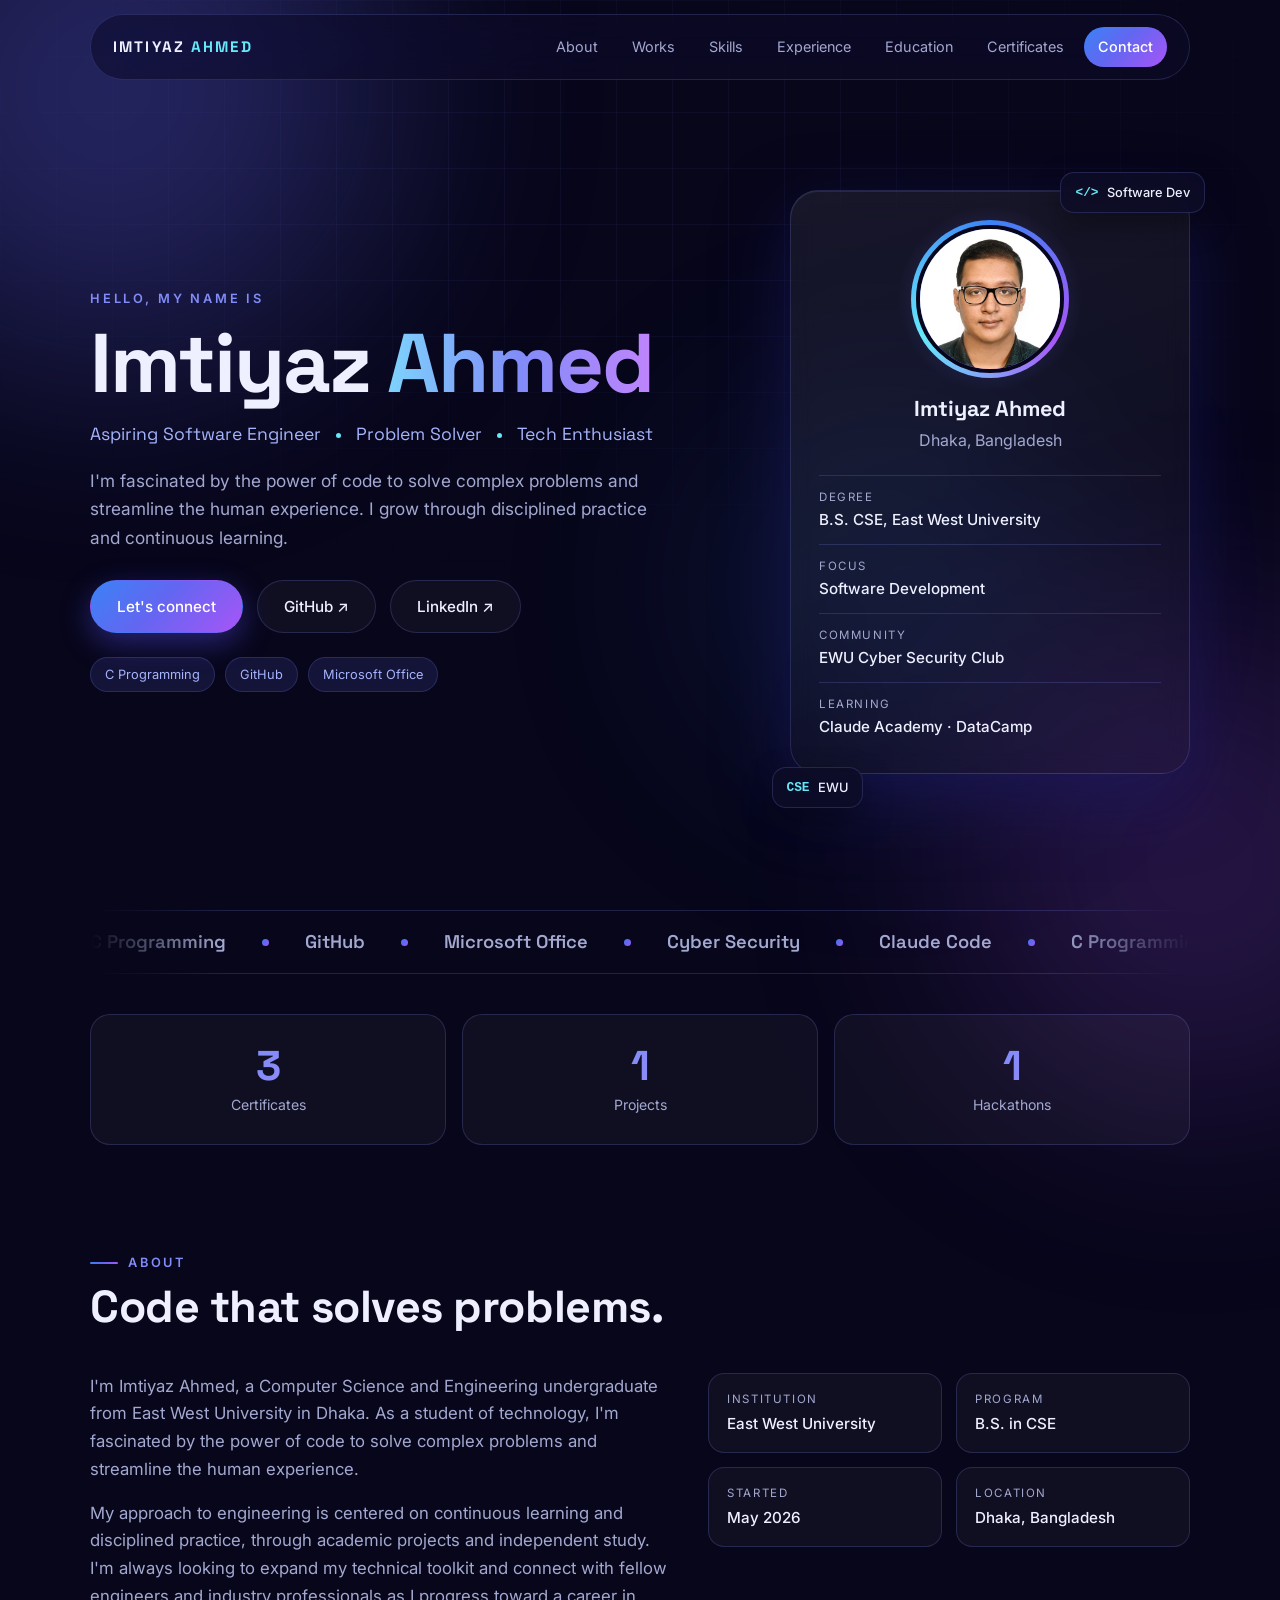
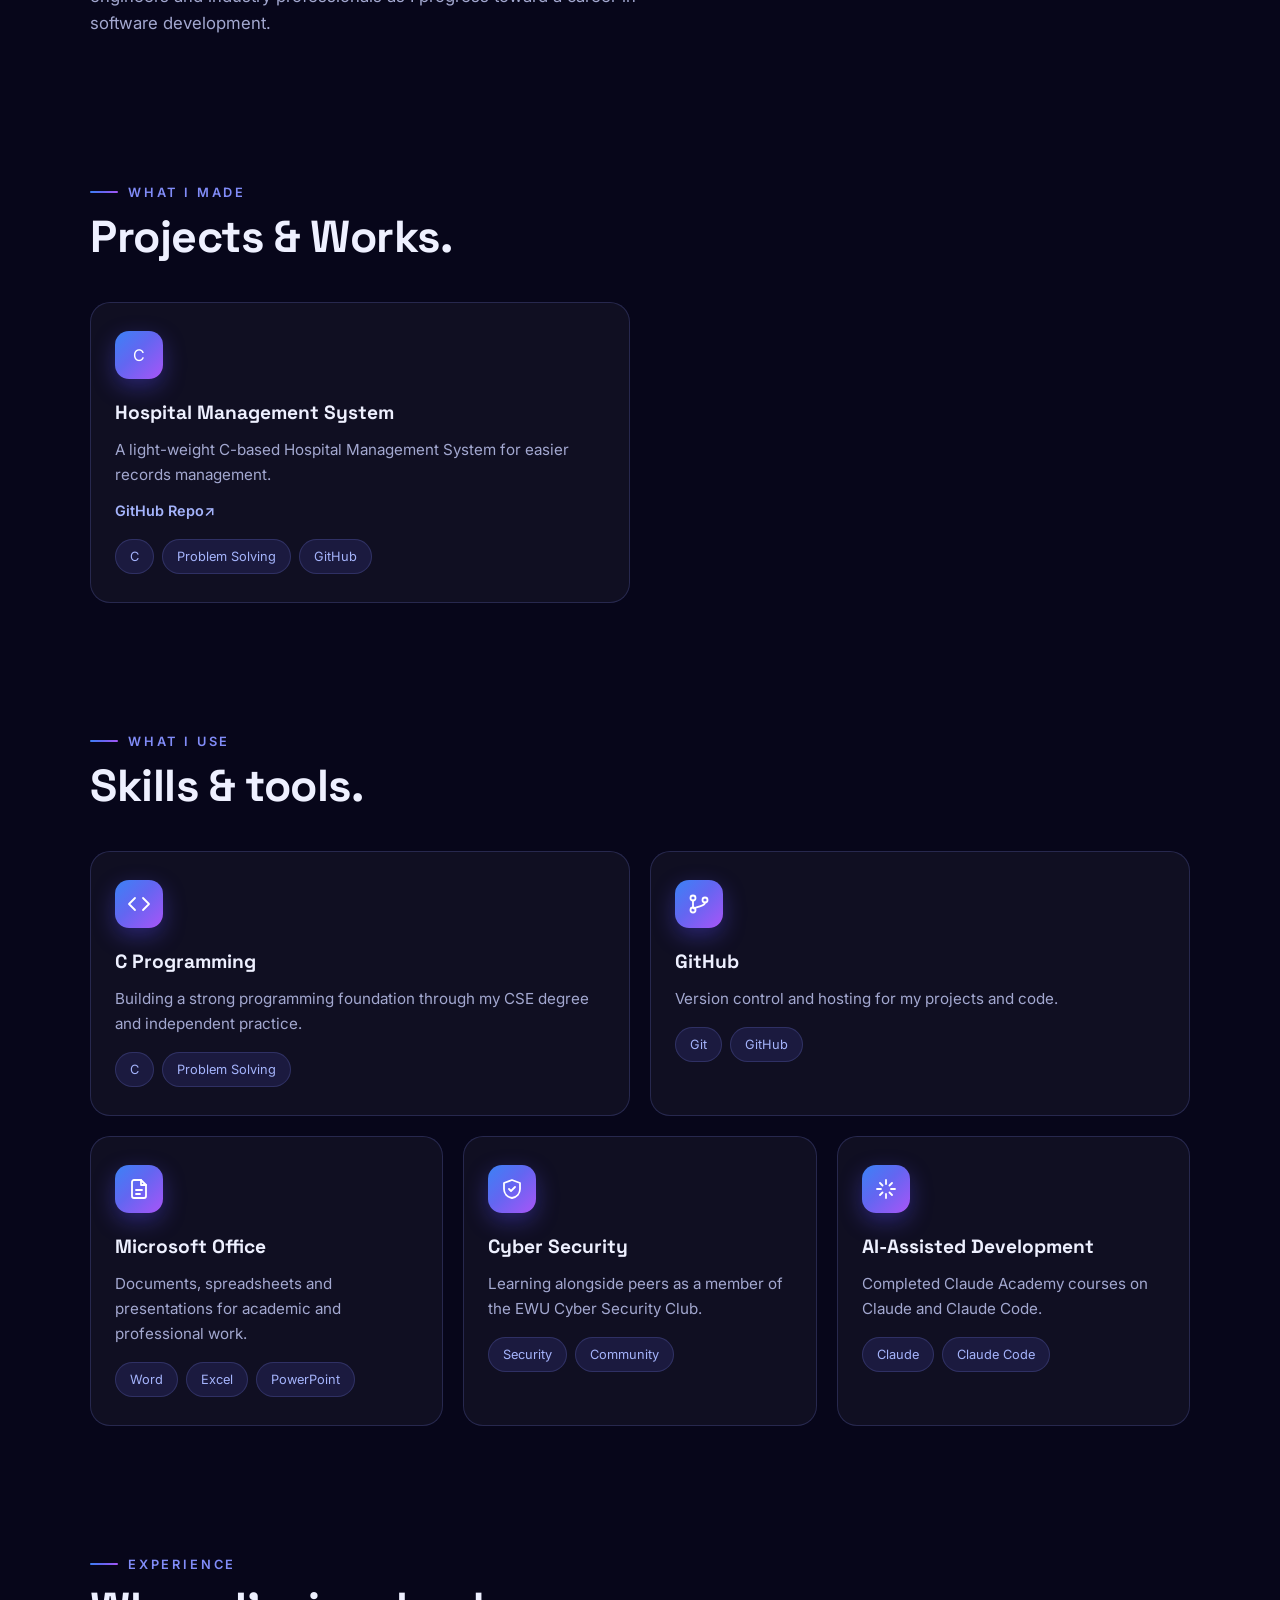
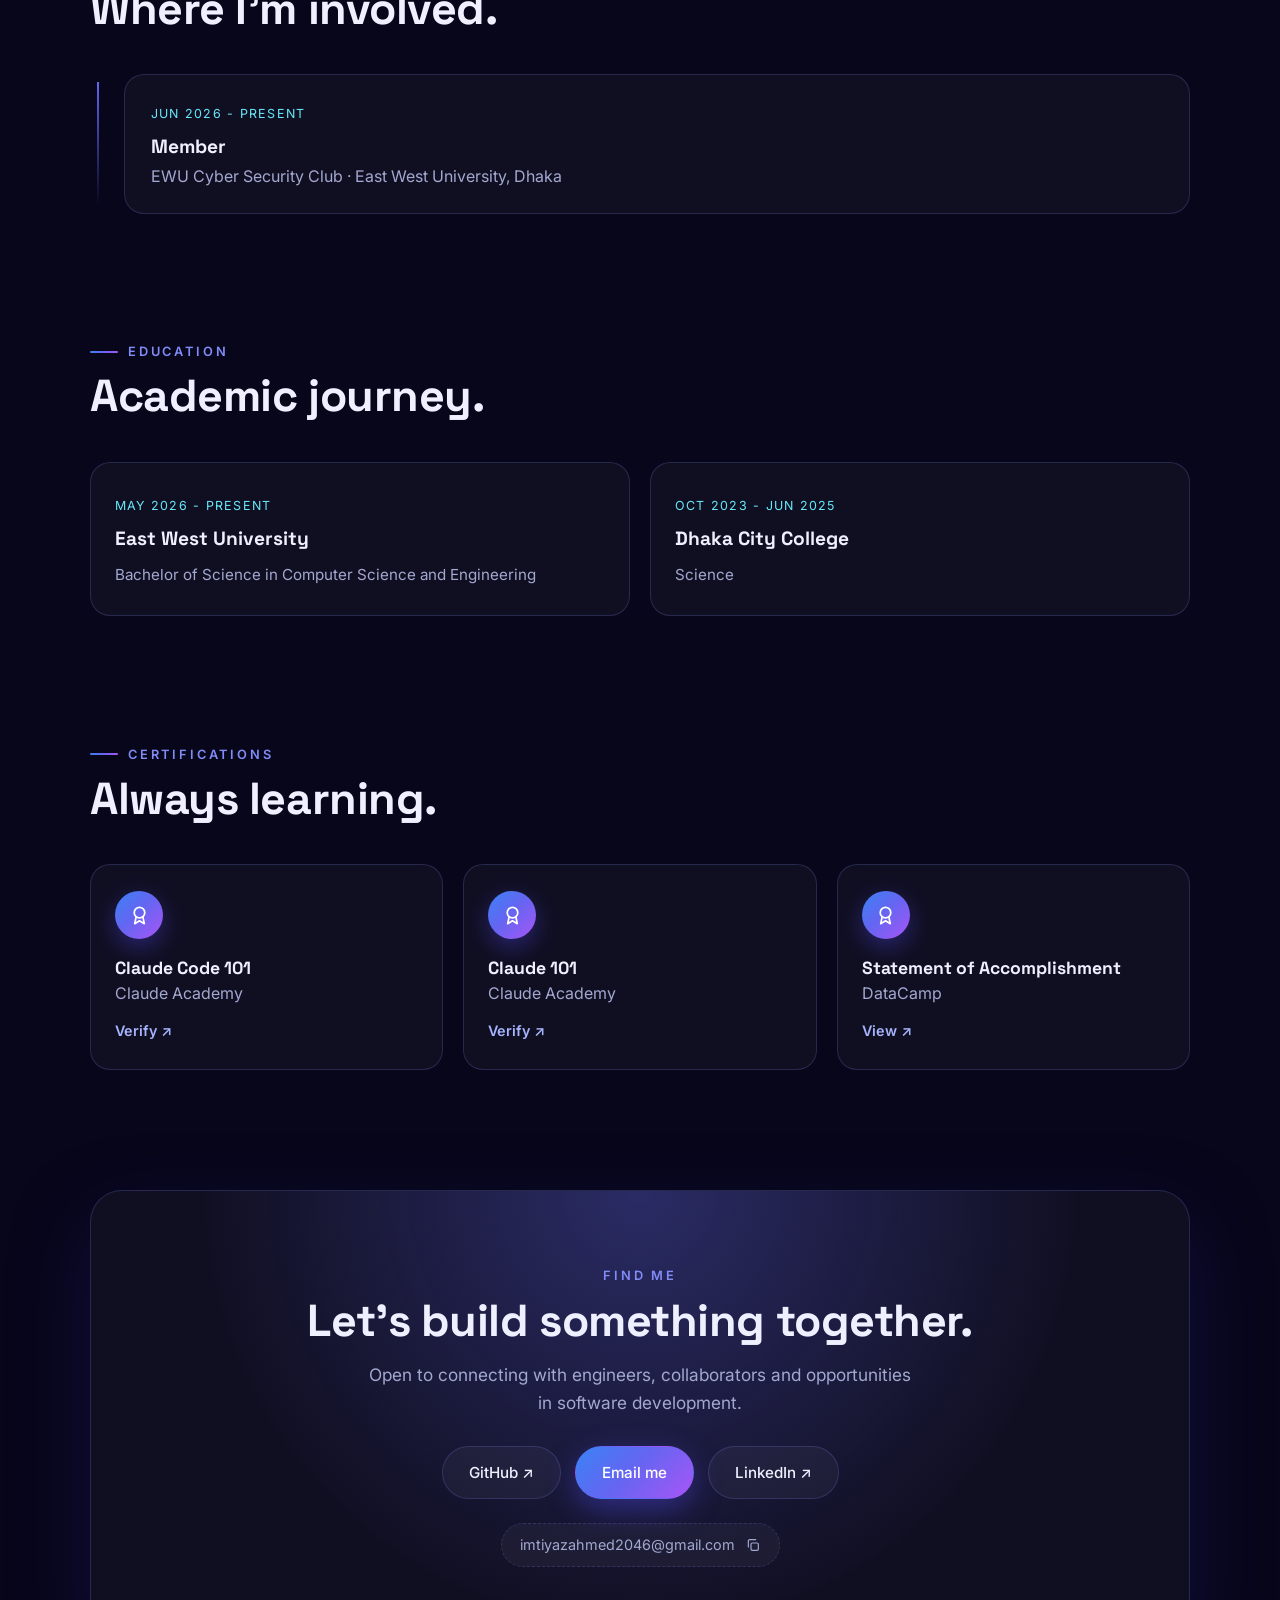
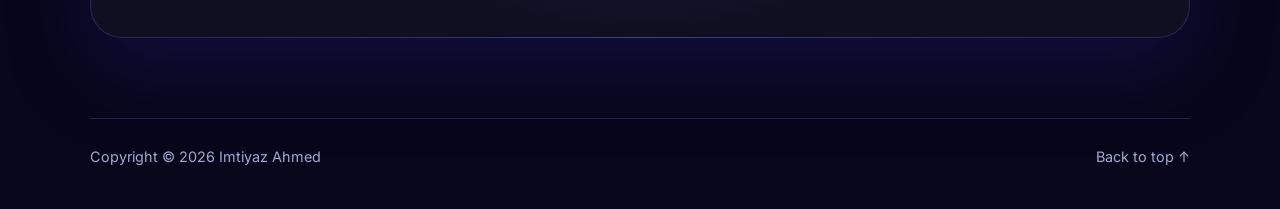
<file: index.html>
<!DOCTYPE html>
<html lang="en">

<head>
  <meta charset="UTF-8">
  <meta name="viewport" content="width=device-width, initial-scale=1.0">
  <title>Imtiyaz Ahmed | CSE Student &amp; Aspiring Software Engineer</title>
  <meta name="description"
    content="Portfolio of Imtiyaz Ahmed, a CSE student at East West University, Dhaka. C projects, cybersecurity, Claude Academy and DataCamp certificates.">
  <meta name="author" content="Imtiyaz Ahmed">
  <meta name="robots" content="index, follow, max-image-preview:large, max-snippet:-1">
  <link rel="canonical" href="https://imtiyazahmed.vercel.app/">
  <meta name="theme-color" content="#07061a">
  <meta name="google-site-verification" content="IuLFYRWtzmemdU5rGURa3-OxoH3xsikFUMr1LPFn55g">

  <!-- Open Graph -->
  <meta property="og:type" content="profile">
  <meta property="og:site_name" content="Imtiyaz Ahmed">
  <meta property="og:title" content="Imtiyaz Ahmed | CSE Student &amp; Aspiring Software Engineer">
  <meta property="og:description"
    content="CSE student at East West University, Dhaka. Explore C projects, skills, cybersecurity involvement and certificates.">
  <meta property="og:url" content="https://imtiyazahmed.vercel.app/">
  <meta property="og:image" content="https://imtiyazahmed.vercel.app/assets/img/og-image.png">
  <meta property="og:image:width" content="1200">
  <meta property="og:image:height" content="630">
  <meta property="og:image:alt" content="Imtiyaz Ahmed, CSE student and aspiring software engineer">
  <meta property="og:locale" content="en_US">
  <meta property="profile:first_name" content="Imtiyaz">
  <meta property="profile:last_name" content="Ahmed">

  <!-- Twitter / X card -->
  <meta name="twitter:card" content="summary_large_image">
  <meta name="twitter:title" content="Imtiyaz Ahmed | CSE Student &amp; Aspiring Software Engineer">
  <meta name="twitter:description"
    content="CSE student at East West University, Dhaka. Explore C projects, skills, cybersecurity involvement and certificates.">
  <meta name="twitter:image" content="https://imtiyazahmed.vercel.app/assets/img/og-image.png">
  <meta name="twitter:image:alt" content="Imtiyaz Ahmed, CSE student and aspiring software engineer">

  <link rel="icon" href="assets/img/favicon.ico" sizes="any">
  <link rel="shortcut icon" href="assets/img/favicon.ico" type="image/x-icon">
  <link rel="preconnect" href="https://fonts.googleapis.com">
  <link rel="preconnect" href="https://fonts.gstatic.com" crossorigin>
  <link rel="stylesheet"
    href="https://fonts.googleapis.com/css2?family=Inter:wght@400;500;600&family=Space+Grotesk:wght@500;600;700&display=swap">
  <link rel="stylesheet" href="assets/css/style.css">
  <script>document.documentElement.classList.add('js')</script>

  <!-- Structured data -->
  <script type="application/ld+json">
  {
    "@context": "https://schema.org",
    "@graph": [
      {
        "@type": "WebSite",
        "@id": "https://imtiyazahmed.vercel.app/#website",
        "url": "https://imtiyazahmed.vercel.app/",
        "name": "Imtiyaz Ahmed",
        "description": "Personal portfolio of Imtiyaz Ahmed, CSE student and aspiring software engineer.",
        "inLanguage": "en",
        "publisher": { "@id": "https://imtiyazahmed.vercel.app/#person" }
      },
      {
        "@type": "ProfilePage",
        "@id": "https://imtiyazahmed.vercel.app/#webpage",
        "url": "https://imtiyazahmed.vercel.app/",
        "name": "Imtiyaz Ahmed | CSE Student & Aspiring Software Engineer",
        "isPartOf": { "@id": "https://imtiyazahmed.vercel.app/#website" },
        "about": { "@id": "https://imtiyazahmed.vercel.app/#person" },
        "mainEntity": { "@id": "https://imtiyazahmed.vercel.app/#person" },
        "primaryImageOfPage": "https://imtiyazahmed.vercel.app/assets/img/Dp.jpeg",
        "inLanguage": "en"
      },
      {
        "@type": "Person",
        "@id": "https://imtiyazahmed.vercel.app/#person",
        "name": "Imtiyaz Ahmed",
        "url": "https://imtiyazahmed.vercel.app/",
        "image": "https://imtiyazahmed.vercel.app/assets/img/Dp.jpeg",
        "jobTitle": "Aspiring Software Engineer",
        "description": "Computer Science and Engineering undergraduate at East West University, Dhaka, interested in software development, C programming and cybersecurity.",
        "email": "mailto:imtiyazahmed2046@gmail.com",
        "address": {
          "@type": "PostalAddress",
          "addressLocality": "Dhaka",
          "addressCountry": "BD"
        },
        "alumniOf": [
          {
            "@type": "CollegeOrUniversity",
            "name": "East West University",
            "address": { "@type": "PostalAddress", "addressLocality": "Dhaka", "addressCountry": "BD" }
          },
          { "@type": "EducationalOrganization", "name": "Dhaka City College" }
        ],
        "memberOf": { "@type": "Organization", "name": "EWU Cyber Security Club" },
        "knowsAbout": ["C programming", "Software development", "Cyber security", "Git and GitHub", "Claude Code", "Problem solving"],
        "sameAs": [
          "https://github.com/imtiyazahmed10",
          "https://www.linkedin.com/in/imtiyazahmed10/",
          "https://www.instagram.com/imtyz_here/",
          "https://www.facebook.com/imtiyazahmed46"
        ]
      }
    ]
  }
  </script>
</head>

<body>
  <div class="scroll-progress" id="progress"></div>
  <div class="bg-grid"></div>
  <div class="bg-glow glow-1"></div>
  <div class="bg-glow glow-2"></div>
  <div class="bg-glow glow-3"></div>

  <header class="nav" id="nav">
    <a href="#home" class="brand">IMTIYAZ<span> AHMED</span></a>
    <nav class="nav-links" id="navLinks" aria-label="Main navigation">
      <a href="#about">About</a>
      <a href="#works">Works</a>
      <a href="#skills">Skills</a>
      <a href="#experience">Experience</a>
      <a href="#education">Education</a>
      <a href="#certifications">Certificates</a>
      <a href="#contact" class="nav-cta">Contact</a>
    </nav>
    <button class="menu-btn" id="menuBtn" aria-label="Toggle menu" aria-expanded="false">
      <span></span><span></span><span></span>
    </button>
  </header>

  <main>
    <section class="hero" id="home">
      <div class="hero-text reveal">
        <p class="eyebrow">Hello, my name is</p>
        <h1>Imtiyaz <em>Ahmed</em></h1>
        <p class="role">Aspiring Software Engineer <span class="dot"></span> Problem Solver <span class="dot"></span>
          Tech Enthusiast</p>
        <p class="lead">I'm fascinated by the power of code to solve complex problems and streamline the human
          experience. I grow through disciplined practice and continuous learning.</p>
        <div class="hero-actions">
          <a href="#contact" class="btn btn-primary">Let's connect</a>
          <a href="https://github.com/imtiyazahmed10" target="_blank" rel="noopener" class="btn btn-ghost">GitHub ↗</a>
          <a href="https://www.linkedin.com/in/imtiyazahmed10/" target="_blank" rel="noopener"
            class="btn btn-ghost">LinkedIn ↗</a>
        </div>
        <div class="chips">
          <span>C Programming</span>
          <span>GitHub</span>
          <span>Microsoft Office</span>
        </div>
      </div>

      <div class="hero-visual reveal">
        <div class="float-badge fb-1"><span class="mono">&lt;/&gt;</span> Software Dev</div>
        <div class="float-badge fb-2"><span class="mono">CSE</span> EWU</div>
        <div class="hero-card tilt">
          <div class="avatar-wrap">
            <div class="avatar">
              <img src="assets/img/Dp.jpeg" alt="Portrait of Imtiyaz Ahmed, CSE student at East West University"
                width="128" height="128" fetchpriority="high">
              <span class="avatar-fallback">IA</span>
            </div>
          </div>
          <h3>Imtiyaz Ahmed</h3>
          <p class="muted">Dhaka, Bangladesh</p>
          <ul class="snapshot">
            <li><span>Degree</span><strong>B.S. CSE, East West University</strong></li>
            <li><span>Focus</span><strong>Software Development</strong></li>
            <li><span>Community</span><strong>EWU Cyber Security Club</strong></li>
            <li><span>Learning</span><strong>Claude Academy · DataCamp</strong></li>
          </ul>
        </div>
      </div>
    </section>

    <div class="marquee" aria-hidden="true">
      <div class="marquee-track">
        <span>C Programming</span><i></i><span>GitHub</span><i></i><span>Microsoft Office</span><i></i>
        <span>Cyber Security</span><i></i><span>Claude Code</span><i></i>
        <span>C Programming</span><i></i><span>GitHub</span><i></i><span>Microsoft Office</span><i></i>
        <span>Cyber Security</span><i></i><span>Claude Code</span><i></i>
      </div>
    </div>

    <section class="stats reveal">
      <div class="stat"><strong data-count="3">0</strong><span>Certificates</span></div>
      <div class="stat"><strong data-count="1">0</strong><span>Projects</span></div>
      <div class="stat"><strong data-count="1">0</strong><span>Hackathons</span></div>
    </section>

    <section class="section" id="about">
      <div class="section-head reveal">
        <p class="eyebrow">About</p>
        <h2>Code that solves problems.</h2>
      </div>
      <div class="about-grid">
        <div class="about-text reveal">
          <p>I'm Imtiyaz Ahmed, a Computer Science and Engineering undergraduate from East West University in Dhaka. As
            a
            student of technology, I'm fascinated by the power of code to solve complex problems and streamline the
            human experience.</p>
          <p>My approach to engineering is centered on continuous learning and disciplined practice, through academic
            projects and independent study. I'm always looking to expand my technical toolkit and connect with fellow
            engineers and industry professionals as I progress toward a career in software development.</p>
        </div>
        <div class="about-facts reveal">
          <div class="fact spot"><span>Institution</span><strong>East West University</strong></div>
          <div class="fact spot"><span>Program</span><strong>B.S. in CSE</strong></div>
          <div class="fact spot"><span>Started</span><strong>May 2026</strong></div>
          <div class="fact spot"><span>Location</span><strong>Dhaka, Bangladesh</strong></div>
        </div>
      </div>
    </section>

    <section class="section" id="works">
      <div class="section-head reveal">
        <p class="eyebrow">What I made</p>
        <h2>Projects &amp; Works.</h2>
      </div>
      <div class="bento">
        <article class="card spot reveal b-wide">
          <div class="icon">C</div>
          <h3>Hospital Management System</h3>
          <p>A light-weight C-based Hospital Management System for easier records management.</p>
          <p><a class="cert-link" href="https://github.com/imtiyazahmed10/Hospital-Management-System" target="_blank"
              rel="noopener" aria-label="Hospital Management System source code on GitHub">GitHub Repo↗</a></p>
          <div class="tags"><span>C</span><span>Problem Solving</span><span>GitHub</span></div>
        </article>
      </div>
    </section>

    <section class="section" id="skills">
      <div class="section-head reveal">
        <p class="eyebrow">What I use</p>
        <h2>Skills &amp; tools.</h2>
      </div>
      <div class="bento">
        <article class="card spot reveal b-wide">
          <div class="icon"><svg viewBox="0 0 24 24" aria-hidden="true">
              <path d="m16 18 6-6-6-6M8 6l-6 6 6 6" />
            </svg></div>
          <h3>C Programming</h3>
          <p>Building a strong programming foundation through my CSE degree and independent practice.</p>
          <div class="tags"><span>C</span><span>Problem Solving</span></div>
        </article>
        <article class="card spot reveal b-wide">
          <div class="icon"><svg viewBox="0 0 24 24" aria-hidden="true">
              <circle cx="6" cy="6" r="2.5" />
              <circle cx="6" cy="18" r="2.5" />
              <circle cx="18" cy="8" r="2.5" />
              <path d="M6 8.5v7M18 10.5c0 4-6 3-11 6" />
            </svg></div>
          <h3>GitHub</h3>
          <p>Version control and hosting for my projects and code.</p>
          <div class="tags"><span>Git</span><span>GitHub</span></div>
        </article>
        <article class="card spot reveal b-third">
          <div class="icon"><svg viewBox="0 0 24 24" aria-hidden="true">
              <path d="M14 3H7a2 2 0 0 0-2 2v14a2 2 0 0 0 2 2h10a2 2 0 0 0 2-2V8z" />
              <path d="M14 3v5h5M9 13h6M9 17h4" />
            </svg></div>
          <h3>Microsoft Office</h3>
          <p>Documents, spreadsheets and presentations for academic and professional work.</p>
          <div class="tags"><span>Word</span><span>Excel</span><span>PowerPoint</span></div>
        </article>
        <article class="card spot reveal b-third">
          <div class="icon"><svg viewBox="0 0 24 24" aria-hidden="true">
              <path d="M12 3 4 6v6c0 4.5 3.2 8 8 9 4.8-1 8-4.5 8-9V6z" />
              <path d="m9 12 2 2 4-4" />
            </svg></div>
          <h3>Cyber Security</h3>
          <p>Learning alongside peers as a member of the EWU Cyber Security Club.</p>
          <div class="tags"><span>Security</span><span>Community</span></div>
        </article>
        <article class="card spot reveal b-third">
          <div class="icon"><svg viewBox="0 0 24 24" aria-hidden="true">
              <path d="M12 3v4M12 17v4M3 12h4M17 12h4M6 6l2.5 2.5M15.5 15.5 18 18M18 6l-2.5 2.5M8.5 15.5 6 18" />
            </svg></div>
          <h3>AI-Assisted Development</h3>
          <p>Completed Claude Academy courses on Claude and Claude Code.</p>
          <div class="tags"><span>Claude</span><span>Claude Code</span></div>
        </article>
      </div>
    </section>

    <section class="section" id="experience">
      <div class="section-head reveal">
        <p class="eyebrow">Experience</p>
        <h2>Where I'm involved.</h2>
      </div>
      <div class="timeline">
        <div class="t-item spot reveal">
          <span class="t-date">Jun 2026 - Present</span>
          <h3>Member</h3>
          <p class="muted">EWU Cyber Security Club · East West University, Dhaka</p>
        </div>
      </div>
    </section>

    <section class="section" id="education">
      <div class="section-head reveal">
        <p class="eyebrow">Education</p>
        <h2>Academic journey.</h2>
      </div>
      <div class="card-grid two">
        <article class="card spot reveal">
          <span class="t-date">May 2026 - Present</span>
          <h3>East West University</h3>
          <p>Bachelor of Science in Computer Science and Engineering</p>
        </article>
        <article class="card spot reveal">
          <span class="t-date">Oct 2023 - Jun 2025</span>
          <h3>Dhaka City College</h3>
          <p>Science</p>
        </article>
      </div>
    </section>

    <section class="section" id="certifications">
      <div class="section-head reveal">
        <p class="eyebrow">Certifications</p>
        <h2>Always learning.</h2>
      </div>
      <div class="cert-list">
        <div class="cert spot reveal">
          <span class="cert-mark"><svg viewBox="0 0 24 24" aria-hidden="true">
              <circle cx="12" cy="9" r="5.5" />
              <path d="m8.5 13.5-1.5 7 5-3 5 3-1.5-7" />
            </svg></span>
          <div>
            <h3>Claude Code 101</h3>
            <p class="muted">Claude Academy</p>
            <a class="cert-link" href="https://academy.claude.com/verify/05eb10b178289f9a8824fa734c247ae4"
              target="_blank" rel="noopener">Verify ↗</a>
          </div>
        </div>
        <div class="cert spot reveal">
          <span class="cert-mark"><svg viewBox="0 0 24 24" aria-hidden="true">
              <circle cx="12" cy="9" r="5.5" />
              <path d="m8.5 13.5-1.5 7 5-3 5 3-1.5-7" />
            </svg></span>
          <div>
            <h3>Claude 101</h3>
            <p class="muted">Claude Academy</p>
            <a class="cert-link" href="https://academy.claude.com/verify/900fd7bfbfd73f05d8895b8c44826413"
              target="_blank" rel="noopener">Verify ↗</a>
          </div>
        </div>
        <div class="cert spot reveal">
          <span class="cert-mark"><svg viewBox="0 0 24 24" aria-hidden="true">
              <circle cx="12" cy="9" r="5.5" />
              <path d="m8.5 13.5-1.5 7 5-3 5 3-1.5-7" />
            </svg></span>
          <div>
            <h3>Statement of Accomplishment</h3>
            <p class="muted">DataCamp</p>
            <a class="cert-link"
              href="https://www.datacamp.com/completed/statement-of-accomplishment/course/9c98f5c384408c1d8e331c2acebdb3940111448d"
              target="_blank" rel="noopener">View ↗</a>
          </div>
        </div>
      </div>
    </section>

    <section class="section contact" id="contact">
      <div class="contact-box reveal">
        <p class="eyebrow">Find me</p>
        <h2>Let's build something together.</h2>
        <p class="lead">Open to connecting with engineers, collaborators and opportunities in software development.</p>
        <div class="hero-actions center">
          <a href="https://github.com/imtiyazahmed10" target="_blank" rel="me noopener" class="btn btn-ghost">GitHub
            ↗</a>
          <a href="mailto:imtiyazahmed2046@gmail.com" class="btn btn-primary">Email me</a>
          <a href="https://www.linkedin.com/in/imtiyazahmed10/" target="_blank" rel="me noopener"
            class="btn btn-ghost">LinkedIn ↗</a>
          <!-- <a href="https://www.instagram.com/imtyz_here/" target="_blank" rel="me noopener"
            class="btn btn-ghost">Instagram ↗</a>
          <a href="https://www.facebook.com/imtiyazahmed46" target="_blank" rel="me noopener"
            class="btn btn-ghost">Facebook ↗</a> -->
        </div>
        <button class="copy-mail" id="copyMail" type="button" data-email="imtiyazahmed2046@gmail.com"
          aria-label="Copy email address">
          <span id="copyLabel">imtiyazahmed2046@gmail.com</span>
          <svg viewBox="0 0 24 24" aria-hidden="true">
            <rect x="9" y="9" width="11" height="11" rx="2" />
            <path d="M5 15V6a2 2 0 0 1 2-2h9" />
          </svg>
        </button>
      </div>
    </section>
  </main>

  <footer class="footer">
    <p>Copyright © <span id="year">2026</span> Imtiyaz Ahmed</p>
    <a href="#home" class="to-top">Back to top ↑</a>
  </footer>

  <script src="assets/js/script.js"></script>
</body>

</html>
</file>
<file: assets/css/style.css>
/* Change the color pallet in root */
:root {
  --bg: #07061a;
  --surface: rgba(255, 255, 255, 0.04);
  --surface-strong: rgba(255, 255, 255, 0.08);
  --border: rgba(129, 140, 248, 0.2);
  --grad-loop: linear-gradient(90deg, #7dd3fc 0%, #818cf8 25%, #c084fc 50%, #818cf8 75%, #7dd3fc 100%);
  --text: #eef0ff;
  --muted: #a3a8d0;
  --blue: #3b82f6;
  --indigo: #6366f1;
  --violet: #a855f7;
  --accent-soft: #a5b4fc;
  --accent: #818cf8;
  --cyan: #67e8f9;
  --grad: linear-gradient(135deg, #3b82f6 0%, #6366f1 45%, #a855f7 100%);
  --grad-text: linear-gradient(120deg, #7dd3fc 0%, #818cf8 45%, #c084fc 100%);
  --radius: 20px;
  --font-head: "Space Grotesk", system-ui, sans-serif;
  --font-body: "Inter", system-ui, sans-serif;
  color-scheme: dark;
}

*,
*::before,
*::after {
  box-sizing: border-box;
  margin: 0;
  padding: 0;
}

html {
  scroll-behavior: smooth;
  scroll-padding-top: 96px;
}

body {
  font-family: var(--font-body);
  background: var(--bg);
  color: var(--text);
  line-height: 1.65;
  overflow-x: hidden;
  -webkit-font-smoothing: antialiased;
}

a {
  color: inherit;
  text-decoration: none;
}

ul {
  list-style: none;
}

svg {
  fill: none;
  stroke: currentColor;
  stroke-width: 1.8;
  stroke-linecap: round;
  stroke-linejoin: round;
}

::selection {
  background: rgba(99, 102, 241, 0.45);
  color: #fff;
}

:focus-visible {
  outline: 2px solid var(--cyan);
  outline-offset: 3px;
  border-radius: 8px;
}

::-webkit-scrollbar {
  width: 10px;
}

::-webkit-scrollbar-track {
  background: var(--bg);
}

::-webkit-scrollbar-thumb {
  background: #26245a;
  border-radius: 10px;
  border: 2px solid var(--bg);
}

::-webkit-scrollbar-thumb:hover {
  background: var(--indigo);
}

/* Background */
.bg-glow {
  position: fixed;
  border-radius: 50%;
  filter: blur(120px);
  z-index: -2;
  pointer-events: none;
}

.glow-1 {
  width: 540px;
  height: 540px;
  background: var(--indigo);
  opacity: 0.32;
  top: -180px;
  left: -160px;
  animation: drift 18s ease-in-out infinite alternate;
}

.glow-2 {
  width: 480px;
  height: 480px;
  background: var(--violet);
  opacity: 0.2;
  bottom: -200px;
  right: -160px;
  animation: drift 22s ease-in-out infinite alternate-reverse;
}

.glow-3 {
  width: 360px;
  height: 360px;
  background: var(--blue);
  opacity: 0.14;
  top: 45%;
  left: 55%;
  animation: drift 26s ease-in-out infinite alternate;
}

@keyframes drift {
  to {
    transform: translate(60px, 40px) scale(1.12);
  }
}

.bg-grid {
  position: fixed;
  inset: 0;
  z-index: -1;
  pointer-events: none;
  background-image:
    linear-gradient(rgba(129, 140, 248, 0.06) 1px, transparent 1px),
    linear-gradient(90deg, rgba(129, 140, 248, 0.06) 1px, transparent 1px);
  background-size: 56px 56px;
  -webkit-mask-image: radial-gradient(ellipse 80% 60% at 50% 20%, #000 20%, transparent 75%);
  mask-image: radial-gradient(ellipse 80% 60% at 50% 20%, #000 20%, transparent 75%);
}

.scroll-progress {
  position: fixed;
  top: 0;
  left: 0;
  height: 3px;
  width: 100%;
  z-index: 60;
  background: var(--grad);
  transform-origin: 0 50%;
  transform: scaleX(0);
  box-shadow: 0 0 12px rgba(99, 102, 241, 0.8);
}

/* Nav (floating pill) */
.nav {
  position: fixed;
  top: 14px;
  left: 50%;
  transform: translateX(-50%);
  width: min(1100px, calc(100% - 28px));
  display: flex;
  align-items: center;
  justify-content: space-between;
  padding: 12px 22px;
  background: rgba(14, 12, 38, 0.62);
  backdrop-filter: blur(18px) saturate(140%);
  -webkit-backdrop-filter: blur(18px) saturate(140%);
  border: 1px solid var(--border);
  border-radius: 999px;
  z-index: 50;
  transition: box-shadow 0.3s, background 0.3s, top 0.3s, border-radius 0.3s;
}

.nav.scrolled {
  box-shadow: 0 10px 40px rgba(79, 70, 229, 0.3);
  background: rgba(10, 9, 30, 0.8);
}

.brand {
  font-family: var(--font-head);
  font-weight: 700;
  letter-spacing: 0.14em;
  font-size: 0.95rem;
}

.brand span {
  color: var(--cyan);
}

.nav-links {
  display: flex;
  align-items: center;
  gap: 6px;
}

.nav-links a {
  font-size: 0.9rem;
  color: var(--muted);
  padding: 8px 14px;
  border-radius: 999px;
  transition: color 0.2s, background 0.2s;
}

.nav-links a:hover,
.nav-links a.active {
  color: var(--text);
  background: var(--surface-strong);
}

.nav-links .nav-cta {
  background: var(--grad);
  color: #fff;
  font-weight: 500;
}

.nav-links .nav-cta:hover,
.nav-links .nav-cta.active {
  filter: brightness(1.12);
  background: var(--grad);
}

.menu-btn {
  display: none;
  background: none;
  border: 0;
  cursor: pointer;
  width: 36px;
  height: 36px;
  flex-direction: column;
  justify-content: center;
  gap: 5px;
  align-items: center;
}

.menu-btn span {
  width: 22px;
  height: 2px;
  background: var(--text);
  border-radius: 2px;
  transition: transform 0.3s, opacity 0.3s;
}

.menu-btn.open span:nth-child(1) {
  transform: translateY(7px) rotate(45deg);
}

.menu-btn.open span:nth-child(2) {
  opacity: 0;
}

.menu-btn.open span:nth-child(3) {
  transform: translateY(-7px) rotate(-45deg);
}

/* Layout */
main,
.footer {
  width: min(1100px, calc(100% - 40px));
  margin: 0 auto;
}

.section {
  padding: 90px 0 30px;
}

.section-head {
  margin-bottom: 40px;
}

.section-head h2,
.contact-box h2 {
  font-family: var(--font-head);
  font-size: clamp(1.9rem, 4vw, 2.8rem);
  line-height: 1.15;
  margin-top: 8px;
  letter-spacing: -0.01em;
}

.eyebrow {
  display: inline-flex;
  align-items: center;
  gap: 10px;
  font-size: 0.8rem;
  text-transform: uppercase;
  letter-spacing: 0.22em;
  color: var(--accent);
  font-weight: 600;
}

.section-head .eyebrow::before {
  content: "";
  width: 28px;
  height: 2px;
  border-radius: 2px;
  background: var(--grad);
}

.muted {
  color: var(--muted);
}

.lead {
  color: var(--muted);
  font-size: 1.08rem;
  max-width: 560px;
}

/* Spotlight (the mouse glow on hower) */
.spot {
  position: relative;
  overflow: hidden;
  isolation: isolate;
}

.spot::after {
  content: "";
  position: absolute;
  inset: 0;
  z-index: -1;
  pointer-events: none;
  opacity: 0;
  background: radial-gradient(360px circle at var(--mx, 50%) var(--my, 50%), rgba(129, 140, 248, 0.2), transparent 65%);
  transition: opacity 0.3s;
}

.spot:hover::after {
  opacity: 1;
}

/* Hero */
.hero {
  min-height: 100vh;
  display: grid;
  grid-template-columns: 1.3fr 0.8fr;
  gap: 50px;
  align-items: center;
  padding: 130px 0 50px;
}

.status {
  display: flex;
  width: fit-content;
  align-items: center;
  gap: 10px;
  font-size: 0.82rem;
  color: var(--accent-soft);
  padding: 6px 14px;
  border-radius: 999px;
  background: rgba(99, 102, 241, 0.12);
  border: 1px solid var(--border);
  margin-bottom: 22px;
}

.hero h1 {
  font-family: var(--font-head);
  font-size: clamp(2.8rem, 7vw, 5.2rem);
  line-height: 1.02;
  margin: 12px 0 14px;
  letter-spacing: -0.025em;
}

.hero h1 em {
  font-style: normal;
  background: var(--grad-loop);
  background-size: 200% auto;
  background-repeat: repeat-x;
  background-size: 200% auto;
  -webkit-background-clip: text;
  background-clip: text;
  color: transparent;
  animation: shine 6s linear infinite;
}

@keyframes shine {
  from {
    background-position: 0% center;
  }

  to {
    background-position: 200% center;
  }
}

.role {
  font-family: var(--font-head);
  font-size: 1.1rem;
  color: var(--accent-soft);
  margin-bottom: 18px;
}

.dot {
  display: inline-block;
  width: 5px;
  height: 5px;
  border-radius: 50%;
  background: var(--cyan);
  margin: 0 10px;
  vertical-align: middle;
}

.hero-actions {
  display: flex;
  flex-wrap: wrap;
  gap: 14px;
  margin: 28px 0 24px;
}

.hero-actions.center {
  justify-content: center;
}

.btn {
  display: inline-block;
  border: 1px solid transparent;
  padding: 13px 26px;
  border-radius: 999px;
  font-weight: 500;
  font-size: 0.95rem;
  transition: transform 0.25s, box-shadow 0.25s, background 0.25s, border-color 0.25s;
}

.btn:hover {
  transform: translateY(-3px);
}

.btn-primary {
  background: var(--grad);
  color: #fff;
  box-shadow: 0 10px 30px rgba(79, 70, 229, 0.45);
}

.btn-primary:hover {
  box-shadow: 0 14px 40px rgba(124, 58, 237, 0.6);
}

.btn-ghost {
  border: 1px solid var(--border);
  background: var(--surface);
}

.btn-ghost:hover {
  background: var(--surface-strong);
  border-color: var(--accent);
}

.chips {
  display: flex;
  flex-wrap: wrap;
  gap: 10px;
}

.chips span,
.tags span {
  font-size: 0.8rem;
  padding: 6px 14px;
  border-radius: 999px;
  background: rgba(99, 102, 241, 0.14);
  border: 1px solid var(--border);
  color: var(--accent-soft);
}

/* hero visual */
.hero-visual {
  position: relative;
  padding: 18px 0 34px;
}

.hero-card {
  position: relative;
  background: linear-gradient(160deg, rgba(255, 255, 255, 0.07), rgba(255, 255, 255, 0.02));
  border: 1px solid var(--border);
  border-radius: 28px;
  padding: 34px 28px;
  text-align: center;
  backdrop-filter: blur(12px);
  -webkit-backdrop-filter: blur(12px);
  box-shadow: 0 24px 70px rgba(30, 27, 110, 0.5), inset 0 1px 0 rgba(255, 255, 255, 0.08);
  transition: transform 0.2s ease-out;
  will-change: transform;
}

.avatar-wrap {
  position: relative;
  width: 148px;
  height: 148px;
  margin: 0 auto 18px;
  animation: float 5s ease-in-out infinite;
}

.avatar-wrap::before {
  content: "";
  position: absolute;
  inset: -5px;
  border-radius: 50%;
  background: conic-gradient(from 0deg, #3b82f6, #a855f7, #67e8f9, #3b82f6);
  animation: spin 7s linear infinite;
  filter: blur(0.5px);
}

.avatar-wrap::after {
  content: "";
  position: absolute;
  inset: -22px;
  border-radius: 50%;
  background: radial-gradient(circle, rgba(99, 102, 241, 0.45), transparent 68%);
  z-index: -1;
}

.avatar {
  position: relative;
  width: 100%;
  height: 100%;
  border-radius: 50%;
  overflow: hidden;
  border: 4px solid var(--bg);
  background: var(--grad);
  display: grid;
  place-items: center;
  font-family: var(--font-head);
  font-size: 2.6rem;
  font-weight: 700;
}

.avatar img {
  position: absolute;
  inset: 0;
  width: 100%;
  height: 100%;
  object-fit: cover;
  display: block;
}

.avatar-fallback {
  display: none;
}

.avatar.no-photo img {
  display: none;
}

.avatar.no-photo .avatar-fallback {
  display: block;
}

@keyframes float {

  0%,
  100% {
    transform: translateY(0);
  }

  50% {
    transform: translateY(-8px);
  }
}

@keyframes spin {
  to {
    transform: rotate(360deg);
  }
}

.hero-card h3 {
  font-family: var(--font-head);
  font-size: 1.35rem;
}

.snapshot {
  margin-top: 22px;
  text-align: left;
  display: grid;
  gap: 12px;
}

.snapshot li {
  display: flex;
  flex-direction: column;
  padding-top: 12px;
  border-top: 1px solid var(--border);
}

.snapshot span,
.fact span {
  font-size: 0.72rem;
  text-transform: uppercase;
  letter-spacing: 0.14em;
  color: var(--muted);
}

.snapshot strong,
.fact strong {
  font-weight: 500;
  font-size: 0.95rem;
}

.float-badge {
  position: absolute;
  z-index: 2;
  display: flex;
  align-items: center;
  gap: 8px;
  padding: 9px 14px;
  border-radius: 14px;
  font-size: 0.8rem;
  font-weight: 500;
  background: rgba(14, 12, 38, 0.85);
  border: 1px solid var(--border);
  backdrop-filter: blur(10px);
  -webkit-backdrop-filter: blur(10px);
  box-shadow: 0 12px 30px rgba(0, 0, 0, 0.35);
}

.float-badge .mono {
  font-family: ui-monospace, "SF Mono", Menlo, Consolas, monospace;
  color: var(--cyan);
  font-weight: 600;
}

.fb-1 {
  top: 0;
  right: -14px;
  animation: float 6s ease-in-out infinite;
}

.fb-2 {
  bottom: 0;
  left: -18px;
  animation: float 7s ease-in-out infinite reverse;
}

/* ---------- Marquee ---------- */
.marquee {
  overflow: hidden;
  margin: 10px 0 30px;
  padding: 16px 0;
  border-block: 1px solid var(--border);
  -webkit-mask-image: linear-gradient(90deg, transparent, #000 12%, #000 88%, transparent);
  mask-image: linear-gradient(90deg, transparent, #000 12%, #000 88%, transparent);
}

.marquee-track {
  display: flex;
  align-items: center;
  gap: 36px;
  width: max-content;
  animation: scroll 32s linear infinite;
}

.marquee-track span {
  font-family: var(--font-head);
  font-size: 1.15rem;
  font-weight: 600;
  color: var(--muted);
  white-space: nowrap;
}

.marquee-track i {
  width: 7px;
  height: 7px;
  border-radius: 50%;
  background: var(--grad);
  flex-shrink: 0;
}

@keyframes scroll {
  to {
    transform: translateX(-50%);
  }
}

/* ---------- Stats ---------- */
.stats {
  display: grid;
  grid-template-columns: repeat(3, 1fr);
  gap: 16px;
  padding: 10px 0;
}

.stat {
  background: var(--surface);
  border: 1px solid var(--border);
  border-radius: var(--radius);
  padding: 26px 18px;
  text-align: center;
  transition: transform 0.3s, border-color 0.3s;
}

.stat:hover {
  transform: translateY(-4px);
  border-color: var(--accent);
}

.stat strong {
  display: block;
  font-family: var(--font-head);
  font-size: 2.6rem;
  line-height: 1.2;
  background: var(--grad-text);
  -webkit-background-clip: text;
  background-clip: text;
  color: transparent;
}

.stat span {
  color: var(--muted);
  font-size: 0.88rem;
}

/* ---------- About ---------- */
.about-grid {
  display: grid;
  grid-template-columns: 1.2fr 1fr;
  gap: 40px;
  align-items: start;
}

.about-text p {
  color: var(--muted);
  font-size: 1.05rem;
  margin-bottom: 16px;
}

.about-facts {
  display: grid;
  grid-template-columns: 1fr 1fr;
  gap: 14px;
}

.fact {
  background: var(--surface);
  border: 1px solid var(--border);
  border-radius: 16px;
  padding: 16px 18px;
  display: flex;
  flex-direction: column;
  gap: 2px;
  transition: border-color 0.3s, transform 0.3s;
}

.fact:hover {
  border-color: var(--accent);
  transform: translateY(-3px);
}

/* ---------- Cards / Bento ---------- */
.card {
  background: var(--surface);
  border: 1px solid var(--border);
  border-radius: var(--radius);
  padding: 28px 24px;
  transition: transform 0.3s, border-color 0.3s, box-shadow 0.3s;
}

.card:hover {
  transform: translateY(-6px);
  border-color: var(--accent);
  box-shadow: 0 18px 50px rgba(79, 70, 229, 0.28);
}

.bento {
  display: grid;
  grid-template-columns: repeat(6, 1fr);
  gap: 20px;
}

.b-wide {
  grid-column: span 3;
}

.b-third {
  grid-column: span 2;
}

.card-grid {
  display: grid;
  grid-template-columns: repeat(2, 1fr);
  gap: 20px;
}

.icon {
  width: 48px;
  height: 48px;
  border-radius: 14px;
  background: var(--grad);
  display: grid;
  place-items: center;
  margin-bottom: 18px;
  box-shadow: 0 8px 22px rgba(79, 70, 229, 0.4);
  color: #fff;
}

.icon svg {
  width: 24px;
  height: 24px;
}

.card h3 {
  font-family: var(--font-head);
  font-size: 1.2rem;
  margin-bottom: 8px;
}

.card p {
  color: var(--muted);
  font-size: 0.95rem;
}

.tags {
  display: flex;
  flex-wrap: wrap;
  gap: 8px;
  margin-top: 16px;
}

/* ---------- Timeline ---------- */
.timeline {
  position: relative;
  padding-left: 34px;
  display: grid;
  gap: 22px;
}

.timeline::before {
  content: "";
  position: absolute;
  left: 7px;
  top: 8px;
  bottom: 8px;
  width: 2px;
  background: linear-gradient(to bottom, var(--indigo), transparent);
}

.t-item {
  background: var(--surface);
  border: 1px solid var(--border);
  border-radius: var(--radius);
  padding: 24px 26px;
  transition: border-color 0.3s, transform 0.3s;
}

.t-item:hover {
  border-color: var(--accent);
  transform: translateX(4px);
}

.t-item::before {
  content: "";
  position: absolute;
  left: -34px;
  top: 30px;
  width: 16px;
  height: 16px;
  border-radius: 50%;
  background: var(--bg);
  border: 3px solid var(--indigo);
  box-shadow: 0 0 14px var(--indigo);
}

.t-date {
  display: inline-block;
  font-size: 0.78rem;
  letter-spacing: 0.1em;
  text-transform: uppercase;
  color: var(--cyan);
  margin-bottom: 6px;
}

.t-item h3 {
  font-family: var(--font-head);
  font-size: 1.2rem;
}

/* ---------- Certs ---------- */
.cert-list {
  display: grid;
  grid-template-columns: repeat(3, 1fr);
  gap: 20px;
}

.cert {
  display: flex;
  flex-direction: column;
  align-items: flex-start;
  gap: 18px;
  background: var(--surface);
  border: 1px solid var(--border);
  border-radius: var(--radius);
  padding: 26px 24px;
  transition: border-color 0.3s, transform 0.3s, box-shadow 0.3s;
}

.cert:hover {
  border-color: var(--accent);
  transform: translateY(-5px);
  box-shadow: 0 18px 50px rgba(79, 70, 229, 0.25);
}

.cert-mark {
  width: 48px;
  height: 48px;
  flex-shrink: 0;
  border-radius: 50%;
  background: var(--grad);
  display: grid;
  place-items: center;
  color: #fff;
  box-shadow: 0 8px 22px rgba(79, 70, 229, 0.4);
}

.cert-mark svg {
  width: 23px;
  height: 23px;
}

.cert h3 {
  font-family: var(--font-head);
  font-size: 1.1rem;
  line-height: 1.3;
}

.cert-link {
  display: inline-block;
  margin-top: 12px;
  font-size: 0.9rem;
  font-weight: 600;
  color: var(--accent-soft);
  transition: color 0.2s, transform 0.2s;
}

.cert-link:hover {
  color: var(--cyan);
  transform: translateX(3px);
}

/* ---------- Contact ---------- */
.contact {
  padding-bottom: 80px;
}

.contact-box {
  text-align: center;
  padding: 70px 28px;
  border-radius: 32px;
  border: 1px solid var(--border);
  background: radial-gradient(circle at 50% 0%, rgba(99, 102, 241, 0.32), transparent 62%), var(--surface);
  box-shadow: 0 30px 80px rgba(30, 27, 110, 0.4);
}

.contact-box .eyebrow {
  justify-content: center;
}

.contact-box .lead {
  margin: 14px auto 0;
}

.copy-mail {
  display: inline-flex;
  align-items: center;
  gap: 10px;
  cursor: pointer;
  font: inherit;
  font-size: 0.9rem;
  color: var(--muted);
  background: var(--surface);
  border: 1px dashed var(--border);
  border-radius: 999px;
  padding: 9px 18px;
  transition: color 0.2s, border-color 0.2s;
}

.copy-mail:hover {
  color: var(--text);
  border-color: var(--accent);
}

.copy-mail svg {
  width: 16px;
  height: 16px;
}

.copy-mail.copied {
  color: #34d399;
  border-color: #34d399;
}

/* ---------- Footer ---------- */
.footer {
  display: flex;
  justify-content: space-between;
  flex-wrap: wrap;
  gap: 10px;
  padding: 26px 0 40px;
  border-top: 1px solid var(--border);
  color: var(--muted);
  font-size: 0.9rem;
}

.to-top {
  transition: color 0.2s;
}

.to-top:hover {
  color: var(--accent-soft);
}

/* ---------- Reveal ---------- */
.js .reveal {
  opacity: 0;
  transform: translateY(26px);
  transition: opacity 0.7s ease, transform 0.7s ease;
}

.js .reveal.visible {
  opacity: 1;
  transform: none;
}

/* ---------- Responsive ---------- */
@media (max-width: 900px) {
  .hero {
    grid-template-columns: 1fr;
    padding-top: 120px;
    min-height: auto;
  }

  .hero-visual {
    max-width: 420px;
  }

  .about-grid {
    grid-template-columns: 1fr;
  }

  .bento {
    grid-template-columns: repeat(2, 1fr);
  }

  .b-wide,
  .b-third {
    grid-column: span 1;
  }

  .cert-list {
    grid-template-columns: repeat(2, 1fr);
  }
}

@media (max-width: 700px) {
  .menu-btn {
    display: flex;
  }

  .nav {
    border-radius: 24px;
    flex-wrap: wrap;
  }

  .menu-btn {
    order: 2;
    margin-left: auto;
  }

  .nav-links {
    order: 3;
    display: flex;
    flex-direction: column;
    align-items: stretch;
    width: 100%;
    max-height: 0;
    padding-top: 0;
    overflow: hidden;
    opacity: 0;
    visibility: hidden;
    transform: translateY(-8px);
    transition:
      max-height 0.45s cubic-bezier(0.22, 1, 0.36, 1),
      padding-top 0.45s cubic-bezier(0.22, 1, 0.36, 1),
      opacity 0.3s ease,
      transform 0.45s cubic-bezier(0.22, 1, 0.36, 1),
      visibility 0s linear 0.45s;
  }

  .nav-links.open {
    max-height: 480px;
    padding-top: 12px;
    opacity: 1;
    visibility: visible;
    transform: translateY(0);
    transition-delay: 0s;
  }

  .nav-links a {
    opacity: 0;
    transform: translateY(-6px);
    transition: opacity 0.3s ease, transform 0.35s ease, color 0.2s, background 0.2s;
  }

  .nav-links.open a {
    opacity: 1;
    transform: none;
  }

  .nav-links.open a:nth-child(1) {
    transition-delay: 0.05s;
  }

  .nav-links.open a:nth-child(2) {
    transition-delay: 0.09s;
  }

  .nav-links.open a:nth-child(3) {
    transition-delay: 0.13s;
  }

  .nav-links.open a:nth-child(4) {
    transition-delay: 0.17s;
  }

  .nav-links.open a:nth-child(5) {
    transition-delay: 0.21s;
  }

  .nav-links.open a:nth-child(6) {
    transition-delay: 0.25s;
  }

  .nav-links.open a:nth-child(7) {
    transition-delay: 0.29s;
  }

  .nav-links a {
    text-align: center;
  }

  .bento,
  .card-grid,
  .cert-list,
  .stats {
    grid-template-columns: 1fr;
  }

  .about-facts {
    grid-template-columns: 1fr;
  }

  .fb-1 {
    right: 4px;
  }

  .fb-2 {
    left: 4px;
  }

  .section {
    padding-top: 70px;
  }
}

@media (prefers-reduced-motion: reduce) {
  * {
    animation: none !important;
    transition: none !important;
  }

  .js .reveal {
    opacity: 1;
    transform: none;
  }

  html {
    scroll-behavior: auto;
  }
}

.hero-text .eyebrow {
  display: flex;
}
</file>
